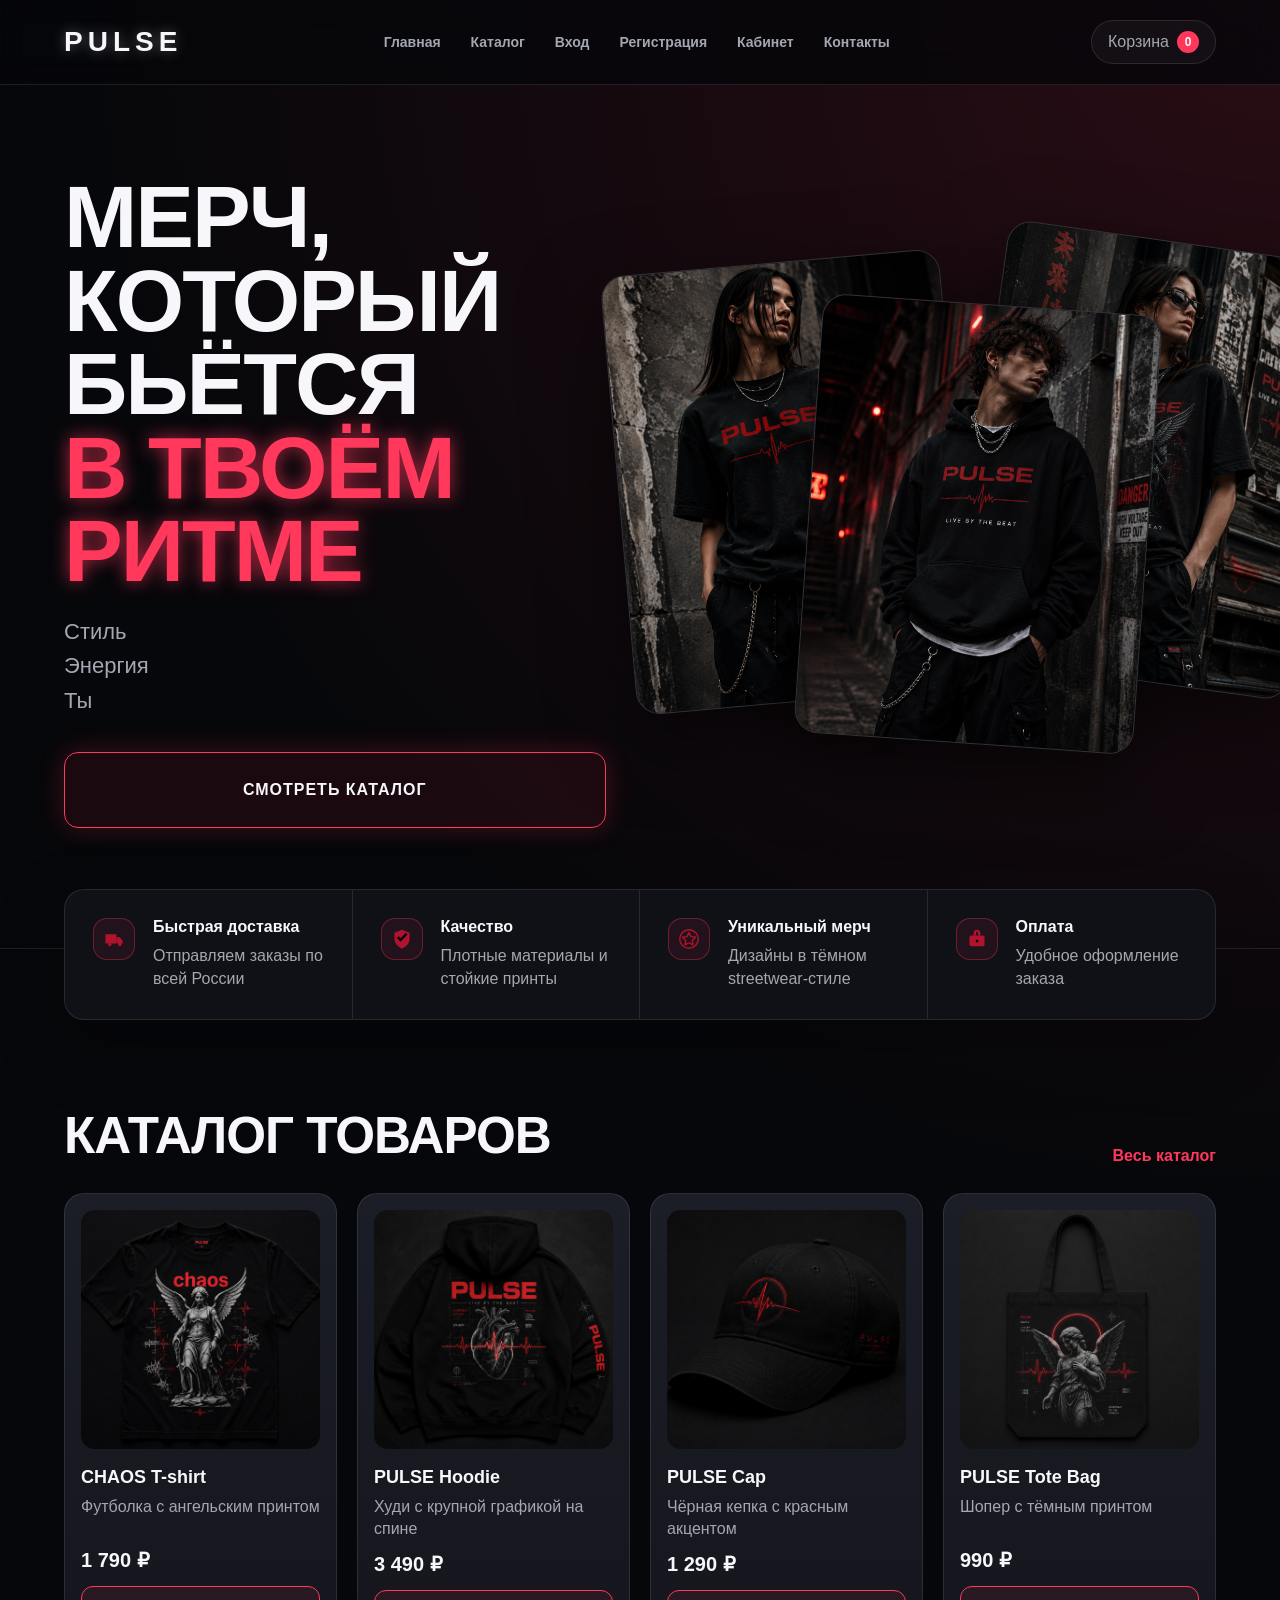
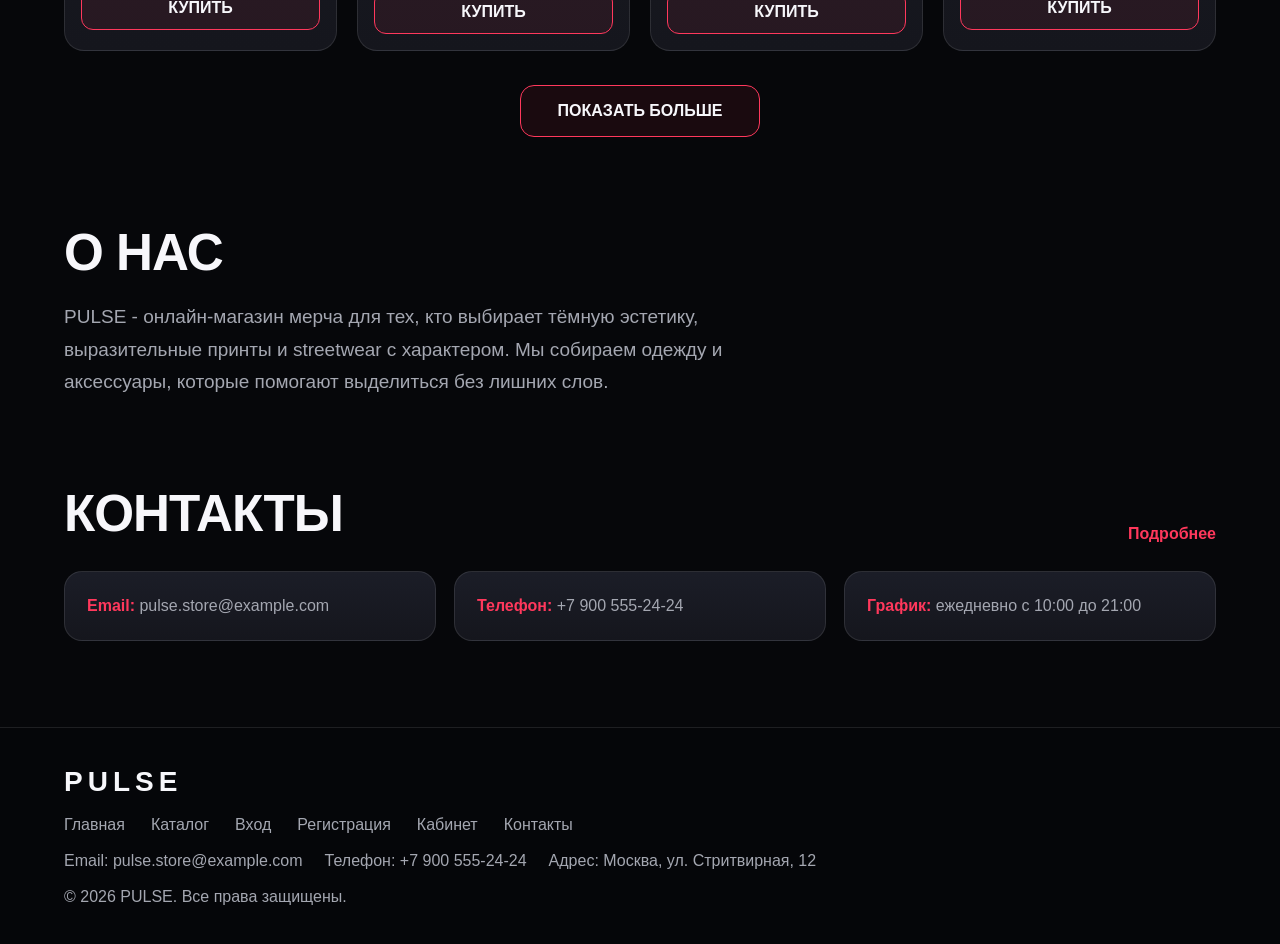
<file: index.html>
<!DOCTYPE html>
<html lang="ru">
<head>
    <meta charset="UTF-8">
    <meta name="viewport" content="width=device-width, initial-scale=1.0">
    <title>PULSE</title>
    <link rel="stylesheet" href="css/style.css">
</head>
<body>
    <header class="header">
        <a class="header__logo" href="index.html">PULSE</a>

        <button class="header__burger" type="button" aria-label="Открыть меню">☰</button>

        <nav class="header__nav nav">
            <a class="nav__link" href="index.html">Главная</a>
            <a class="nav__link" href="products.html">Каталог</a>
            <a class="nav__link" href="login.html">Вход</a>
            <a class="nav__link" href="registration.html">Регистрация</a>
            <a class="nav__link" href="account.html">Кабинет</a>
            <a class="nav__link" href="contacts.html">Контакты</a>
        </nav>

        <a class="header__cart" href="cart.html">Корзина <span class="header__cart-count" id="cartCount">0</span></a>
    </header>

    <main>
        <section class="hero">
            <div class="hero__content">
                <h1 class="hero__title">Мерч, который бьётся<br><span>в твоём ритме</span></h1>

                <div class="hero__words">
                    <span>Стиль</span>
                    <span>Энергия</span>
                    <span>Ты</span>
                </div>

                <a class="hero__button" href="products.html">Смотреть каталог</a>
            </div>

            <div class="hero__photos" aria-label="Фотографии коллекции">
                <img class="hero__photo hero__photo--one" src="img/hero-model-1.png" alt="Модель в худи PULSE">
                <img class="hero__photo hero__photo--two" src="img/hero-model-2.png" alt="Модель в футболке PULSE">
                <img class="hero__photo hero__photo--three" src="img/hero-model-3.png" alt="Модель в кепке PULSE">
            </div>
        </section>

        <section class="benefits">
            <article class="benefits__item">
                <img class="benefits__icon" src="img/icon-delivery.svg" alt="">
                <div>
                    <h3 class="benefits__title">Быстрая доставка</h3>
                    <p class="benefits__text">Отправляем заказы по всей России</p>
                </div>
            </article>
            <article class="benefits__item">
                <img class="benefits__icon" src="img/icon-quality.svg" alt="">
                <div>
                    <h3 class="benefits__title">Качество</h3>
                    <p class="benefits__text">Плотные материалы и стойкие принты</p>
                </div>
            </article>
            <article class="benefits__item">
                <img class="benefits__icon" src="img/icon-design.svg" alt="">
                <div>
                    <h3 class="benefits__title">Уникальный мерч</h3>
                    <p class="benefits__text">Дизайны в тёмном streetwear-стиле</p>
                </div>
            </article>
            <article class="benefits__item">
                <img class="benefits__icon" src="img/icon-payment.svg" alt="">
                <div>
                    <h3 class="benefits__title">Оплата</h3>
                    <p class="benefits__text">Удобное оформление заказа</p>
                </div>
            </article>
        </section>

        <section class="catalog section">
            <div class="section__top">
                <h2 class="section__title">Каталог товаров</h2>
                <a class="section__link" href="products.html">Весь каталог</a>
            </div>

            <div class="catalog__grid" id="homeProducts"></div>
            <button class="catalog__more" id="showMoreBtn" type="button">Показать больше</button>
        </section>

        <section class="about section">
            <h2 class="section__title">О нас</h2>
            <p class="about__text">PULSE - онлайн-магазин мерча для тех, кто выбирает тёмную эстетику, выразительные принты и streetwear с характером. Мы собираем одежду и аксессуары, которые помогают выделиться без лишних слов.</p>
        </section>

        <section class="contacts-preview section">
            <div class="section__top">
                <h2 class="section__title">Контакты</h2>
                <a class="section__link" href="contacts.html">Подробнее</a>
            </div>
            <div class="contacts-preview__grid">
                <p class="contacts-preview__item"><span>Email:</span> pulse.store@example.com</p>
                <p class="contacts-preview__item"><span>Телефон:</span> +7 900 555-24-24</p>
                <p class="contacts-preview__item"><span>График:</span> ежедневно с 10:00 до 21:00</p>
            </div>
        </section>
    </main>

    <footer class="footer">
        <div class="footer__logo">PULSE</div>
        <nav class="footer__nav">
            <a class="footer__link" href="index.html">Главная</a>
            <a class="footer__link" href="products.html">Каталог</a>
            <a class="footer__link" href="login.html">Вход</a>
            <a class="footer__link" href="registration.html">Регистрация</a>
            <a class="footer__link" href="account.html">Кабинет</a>
            <a class="footer__link" href="contacts.html">Контакты</a>
        </nav>
        <div class="footer__contacts">
            <p class="footer__contact">Email: pulse.store@example.com</p>
            <p class="footer__contact">Телефон: +7 900 555-24-24</p>
            <p class="footer__contact">Адрес: Москва, ул. Стритвирная, 12</p>
        </div>
        <p class="footer__copy">© 2026 PULSE. Все права защищены.</p>
    </footer>

    <script src="js/products.js"></script>
    <script src="js/main.js"></script>
</body>
</html>
</file>
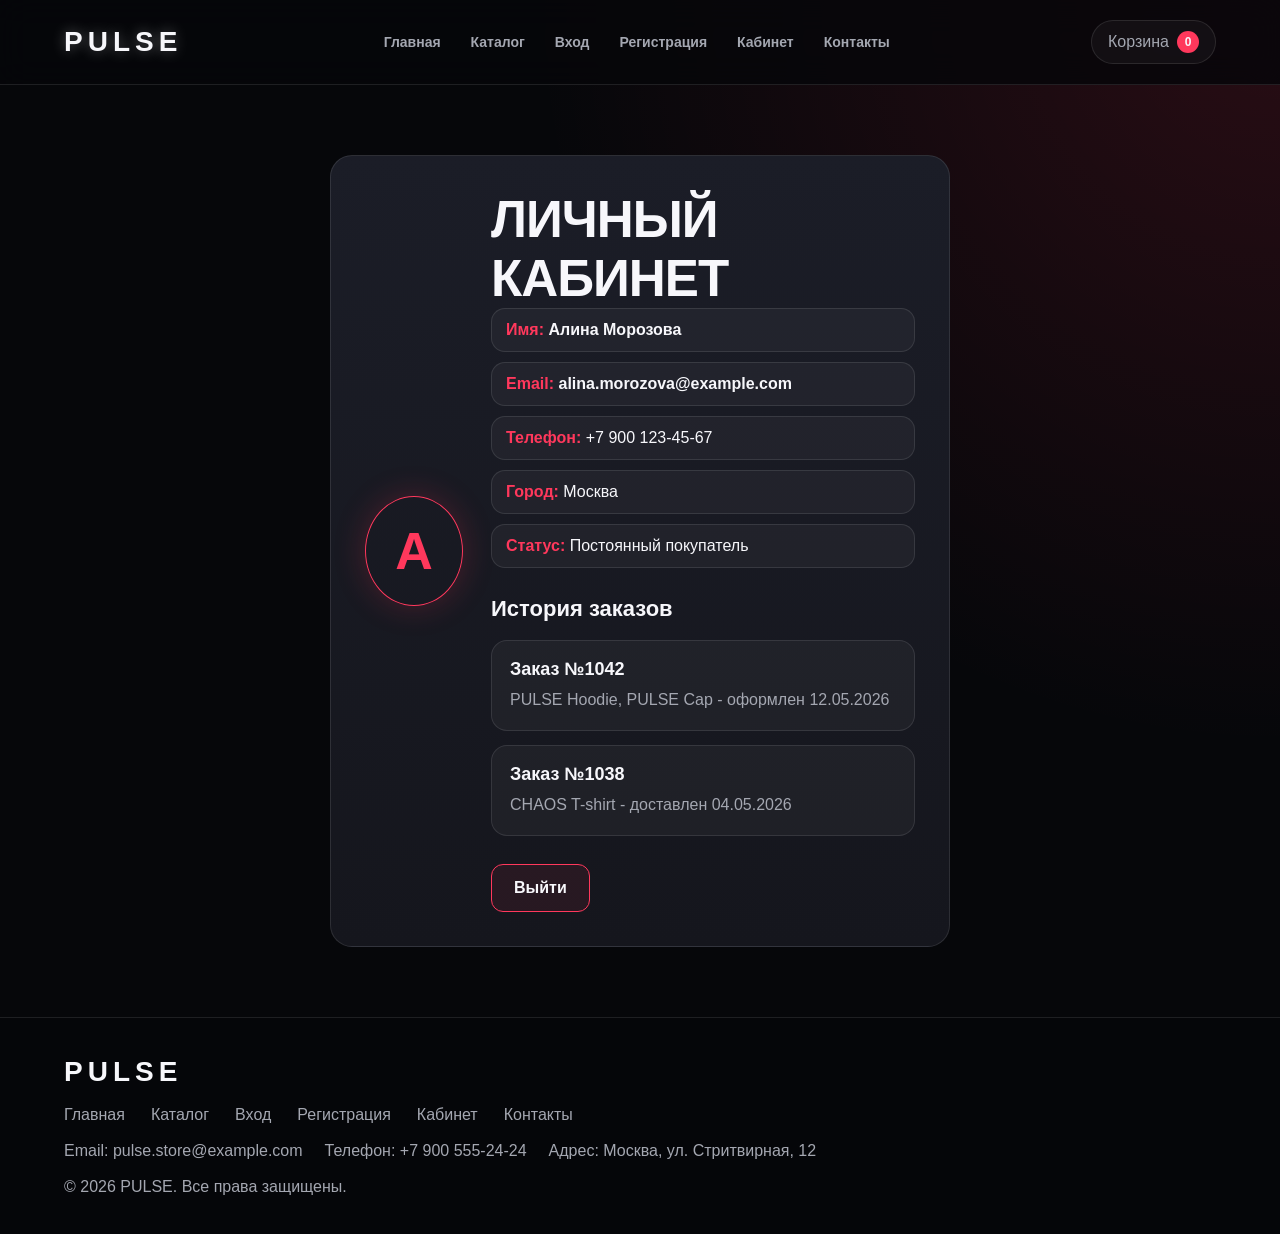
<file: account.html>
<!DOCTYPE html>
<html lang="ru">
<head>
    <meta charset="UTF-8">
    <meta name="viewport" content="width=device-width, initial-scale=1.0">
    <title>Кабинет - PULSE</title>
    <link rel="stylesheet" href="css/style.css">
</head>
<body>
    <header class="header">
        <a class="header__logo" href="index.html">PULSE</a>
        <button class="header__burger" type="button" aria-label="Открыть меню">☰</button>
        <nav class="header__nav nav">
            <a class="nav__link" href="index.html">Главная</a>
            <a class="nav__link" href="products.html">Каталог</a>
            <a class="nav__link" href="login.html">Вход</a>
            <a class="nav__link" href="registration.html">Регистрация</a>
            <a class="nav__link" href="account.html">Кабинет</a>
            <a class="nav__link" href="contacts.html">Контакты</a>
        </nav>

        <a class="header__cart" href="cart.html">Корзина <span class="header__cart-count" id="cartCount">0</span></a></header>

    <main class="page">
        <section class="account">
            <div class="account__avatar">A</div>
            <div class="account__info">
                <h1 class="page__title">Личный кабинет</h1>


                <div class="account__data">
                    <p><span>Имя:</span> <strong id="accountName">Алина Морозова</strong></p>
                    <p><span>Email:</span> <strong id="accountEmail">alina.morozova@example.com</strong></p>
                    <p><span>Телефон:</span> +7 900 123-45-67</p>
                    <p><span>Город:</span> Москва</p>
                    <p><span>Статус:</span> Постоянный покупатель</p>
                </div>

                <div class="account__orders">
                    <h2 class="account__heading">История заказов</h2>
                    <article class="account__order">
                        <h3 class="account__order-title">Заказ №1042</h3>
                        <p class="account__order-text">PULSE Hoodie, PULSE Cap - оформлен 12.05.2026</p>
                    </article>
                    <article class="account__order">
                        <h3 class="account__order-title">Заказ №1038</h3>
                        <p class="account__order-text">CHAOS T-shirt - доставлен 04.05.2026</p>
                    </article>
                </div>

                <button class="account__button" type="button">Выйти</button>
            </div>
        </section>
    </main>

    <footer class="footer">
        <div class="footer__logo">PULSE</div>
        <nav class="footer__nav">
            <a class="footer__link" href="index.html">Главная</a>
            <a class="footer__link" href="products.html">Каталог</a>
            <a class="footer__link" href="login.html">Вход</a>
            <a class="footer__link" href="registration.html">Регистрация</a>
            <a class="footer__link" href="account.html">Кабинет</a>
            <a class="footer__link" href="contacts.html">Контакты</a>
        </nav>
        <div class="footer__contacts">
            <p class="footer__contact">Email: pulse.store@example.com</p>
            <p class="footer__contact">Телефон: +7 900 555-24-24</p>
            <p class="footer__contact">Адрес: Москва, ул. Стритвирная, 12</p>
        </div>
        <p class="footer__copy">© 2026 PULSE. Все права защищены.</p>
    </footer>

    <script src="js/products.js"></script>
    <script src="js/main.js"></script>
</body>
</html>
</file>
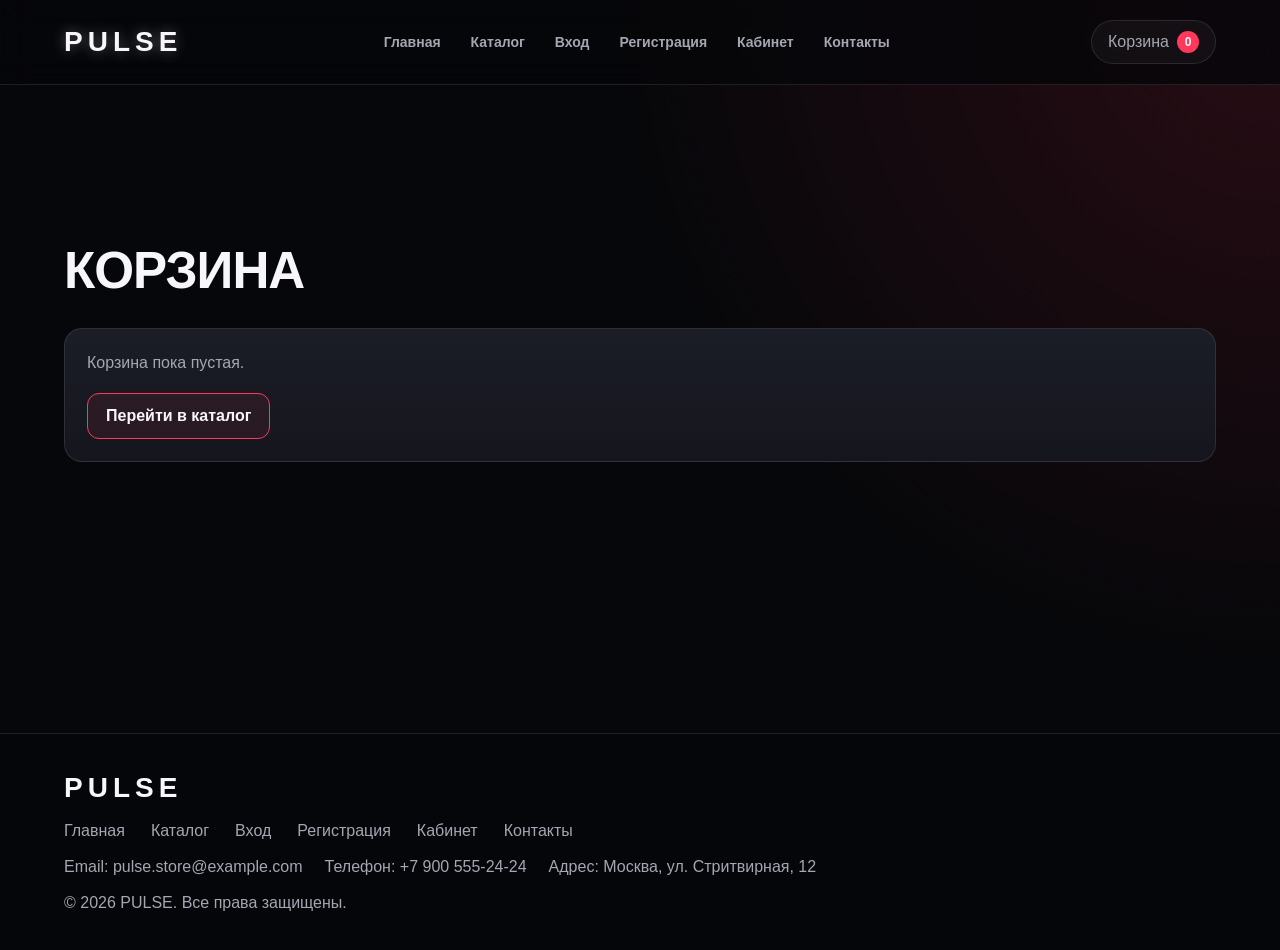
<file: cart.html>
<!DOCTYPE html>
<html lang="ru">
<head>
    <meta charset="UTF-8">
    <meta name="viewport" content="width=device-width, initial-scale=1.0">
    <title>Корзина - PULSE</title>
    <link rel="stylesheet" href="css/style.css">
</head>
<body>
    <header class="header">
        <a class="header__logo" href="index.html">PULSE</a>
        <button class="header__burger" type="button" aria-label="Открыть меню">☰</button>
        <nav class="header__nav nav">
            <a class="nav__link" href="index.html">Главная</a>
            <a class="nav__link" href="products.html">Каталог</a>
            <a class="nav__link" href="login.html">Вход</a>
            <a class="nav__link" href="registration.html">Регистрация</a>
            <a class="nav__link" href="account.html">Кабинет</a>
            <a class="nav__link" href="contacts.html">Контакты</a>
        </nav>

        <a class="header__cart" href="cart.html">Корзина <span class="header__cart-count" id="cartCount">0</span></a>
    </header>

    <main class="page">
        <section class="cart section">
            <h1 class="page__title">Корзина</h1>
            <div class="cart__content" id="cartContent"></div>
        </section>
    </main>

    <footer class="footer">
        <div class="footer__logo">PULSE</div>
        <nav class="footer__nav">
            <a class="footer__link" href="index.html">Главная</a>
            <a class="footer__link" href="products.html">Каталог</a>
            <a class="footer__link" href="login.html">Вход</a>
            <a class="footer__link" href="registration.html">Регистрация</a>
            <a class="footer__link" href="account.html">Кабинет</a>
            <a class="footer__link" href="contacts.html">Контакты</a>
        </nav>
        <div class="footer__contacts">
            <p class="footer__contact">Email: pulse.store@example.com</p>
            <p class="footer__contact">Телефон: +7 900 555-24-24</p>
            <p class="footer__contact">Адрес: Москва, ул. Стритвирная, 12</p>
        </div>
        <p class="footer__copy">© 2026 PULSE. Все права защищены.</p>
    </footer>

    <script src="js/products.js"></script>
    <script src="js/main.js"></script>
</body>
</html>
</file>
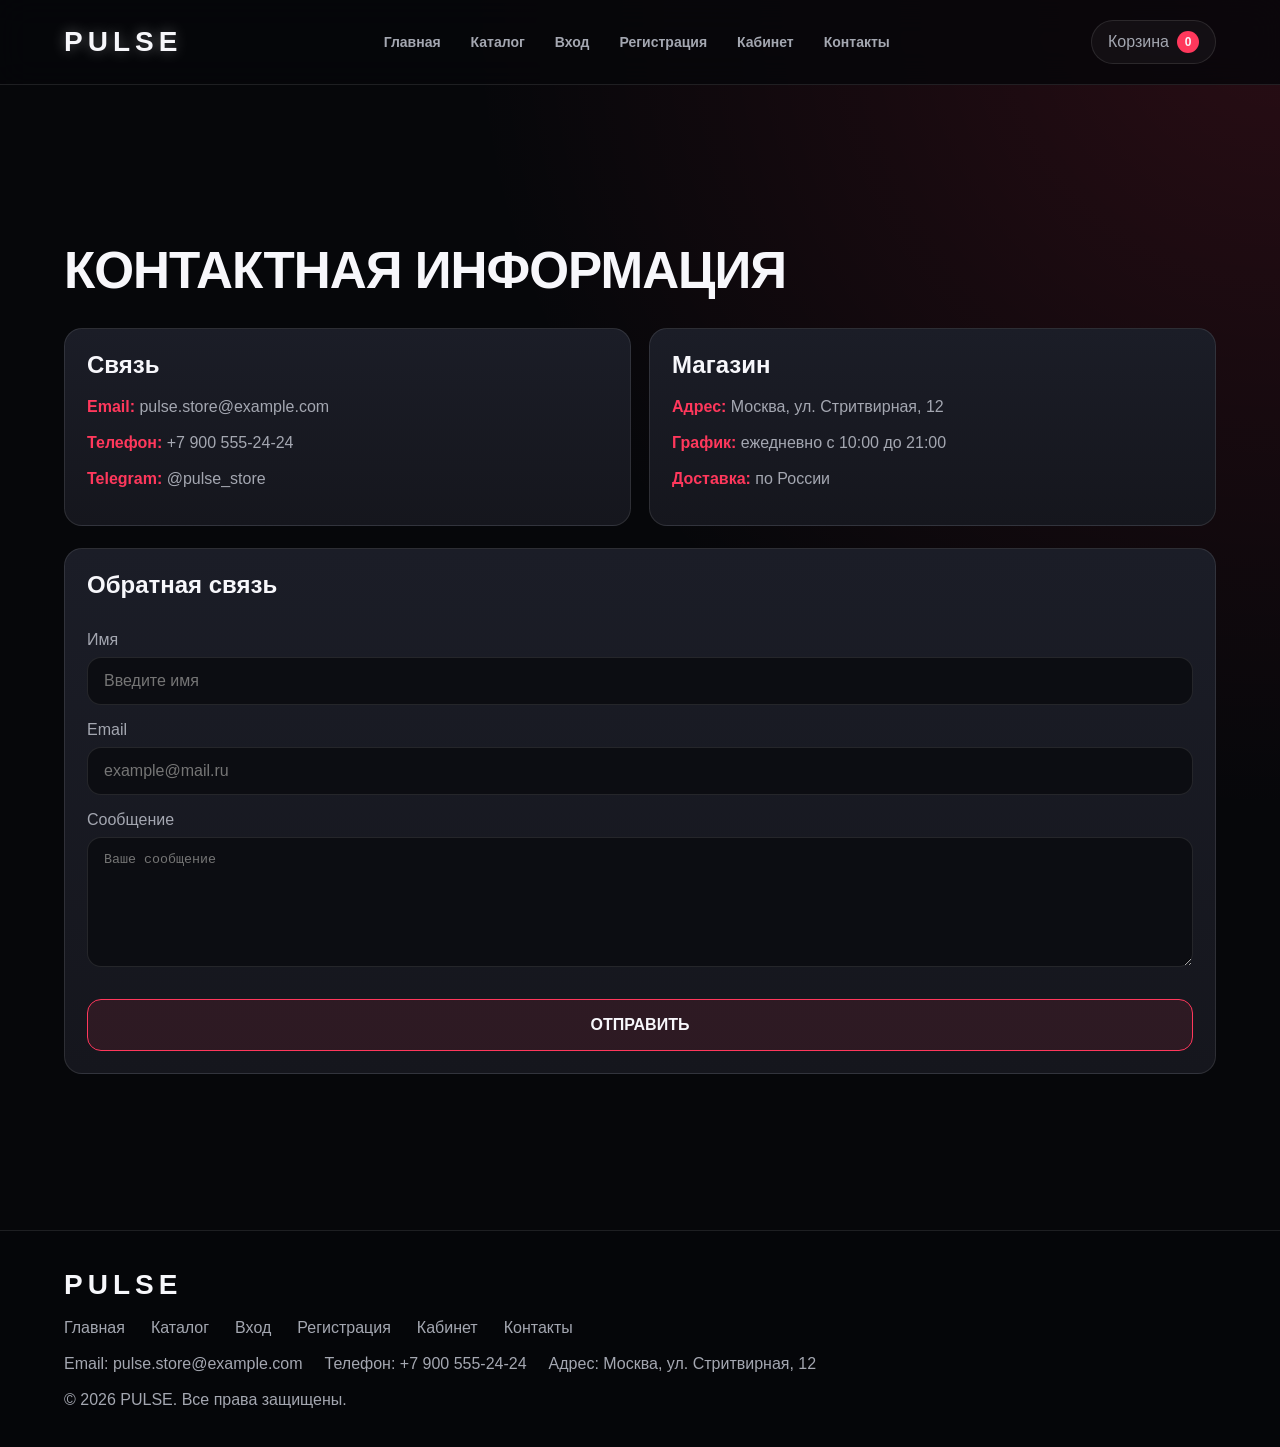
<file: contacts.html>
<!DOCTYPE html>
<html lang="ru">
<head>
    <meta charset="UTF-8">
    <meta name="viewport" content="width=device-width, initial-scale=1.0">
    <title>Контакты - PULSE</title>
    <link rel="stylesheet" href="css/style.css">
</head>
<body>
    <header class="header">
        <a class="header__logo" href="index.html">PULSE</a>
        <button class="header__burger" type="button" aria-label="Открыть меню">☰</button>
        <nav class="header__nav nav">
            <a class="nav__link" href="index.html">Главная</a>
            <a class="nav__link" href="products.html">Каталог</a>
            <a class="nav__link" href="login.html">Вход</a>
            <a class="nav__link" href="registration.html">Регистрация</a>
            <a class="nav__link" href="account.html">Кабинет</a>
            <a class="nav__link" href="contacts.html">Контакты</a>
        </nav>

        <a class="header__cart" href="cart.html">Корзина <span class="header__cart-count" id="cartCount">0</span></a>
    </header>

    <main class="page">
        <section class="contacts section">
            <h1 class="page__title">Контактная информация</h1>
            <div class="contacts__grid">
                <article class="contacts__card">
                    <h2 class="contacts__title">Связь</h2>
                    <p class="contacts__text"><span>Email:</span> pulse.store@example.com</p>
                    <p class="contacts__text"><span>Телефон:</span> +7 900 555-24-24</p>
                    <p class="contacts__text"><span>Telegram:</span> @pulse_store</p>
                </article>
                <article class="contacts__card">
                    <h2 class="contacts__title">Магазин</h2>
                    <p class="contacts__text"><span>Адрес:</span> Москва, ул. Стритвирная, 12</p>
                    <p class="contacts__text"><span>График:</span> ежедневно с 10:00 до 21:00</p>
                    <p class="contacts__text"><span>Доставка:</span> по России</p>
                </article>
            </div>
            <form class="form contacts__form" id="contactForm">
                <h2 class="contacts__title">Обратная связь</h2>
                <label class="form__label">Имя
                    <input class="form__input" type="text" name="name" placeholder="Введите имя">
                </label>
                <label class="form__label">Email
                    <input class="form__input" type="email" name="email" placeholder="example@mail.ru">
                </label>
                <label class="form__label">Сообщение
                    <textarea class="form__input form__input--textarea" name="message" placeholder="Ваше сообщение"></textarea>
                </label>
                <p class="form__message" id="contactMessage"></p>
                <button class="form__button" type="submit">Отправить</button>
            </form>
        </section>
    </main>

    <footer class="footer">
        <div class="footer__logo">PULSE</div>
        <nav class="footer__nav">
            <a class="footer__link" href="index.html">Главная</a>
            <a class="footer__link" href="products.html">Каталог</a>
            <a class="footer__link" href="login.html">Вход</a>
            <a class="footer__link" href="registration.html">Регистрация</a>
            <a class="footer__link" href="account.html">Кабинет</a>
            <a class="footer__link" href="contacts.html">Контакты</a>
        </nav>
        <div class="footer__contacts">
            <p class="footer__contact">Email: pulse.store@example.com</p>
            <p class="footer__contact">Телефон: +7 900 555-24-24</p>
            <p class="footer__contact">Адрес: Москва, ул. Стритвирная, 12</p>
        </div>
        <p class="footer__copy">© 2026 PULSE. Все права защищены.</p>
    </footer>

    <script src="js/products.js"></script>
    <script src="js/main.js"></script>
</body>
</html>
</file>
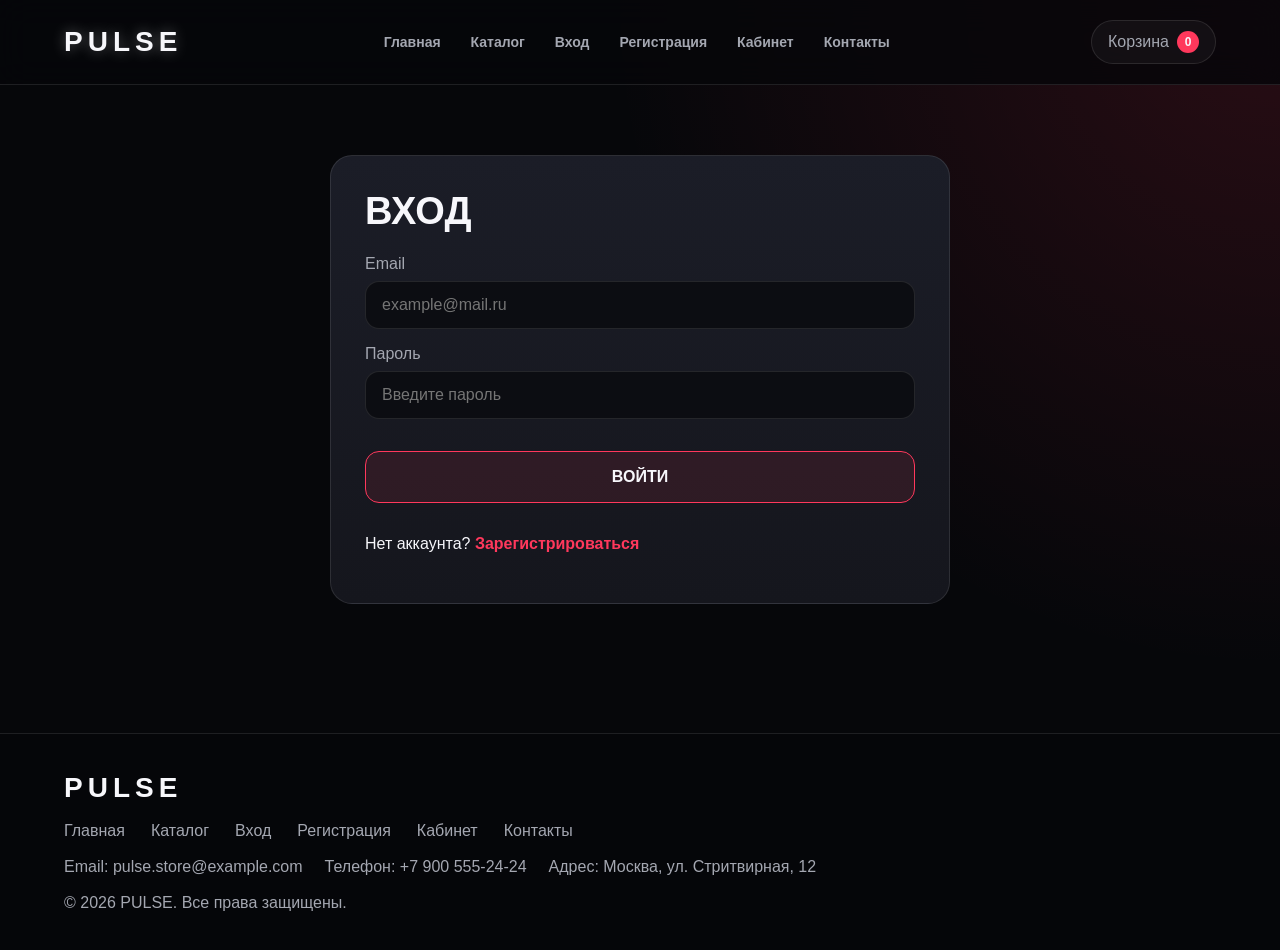
<file: login.html>
<!DOCTYPE html>
<html lang="ru">
<head>
    <meta charset="UTF-8">
    <meta name="viewport" content="width=device-width, initial-scale=1.0">
    <title>Вход - PULSE</title>
    <link rel="stylesheet" href="css/style.css">
</head>
<body>
    <header class="header">
        <a class="header__logo" href="index.html">PULSE</a>
        <button class="header__burger" type="button" aria-label="Открыть меню">☰</button>
        <nav class="header__nav nav">
            <a class="nav__link" href="index.html">Главная</a>
            <a class="nav__link" href="products.html">Каталог</a>
            <a class="nav__link" href="login.html">Вход</a>
            <a class="nav__link" href="registration.html">Регистрация</a>
            <a class="nav__link" href="account.html">Кабинет</a>
            <a class="nav__link" href="contacts.html">Контакты</a>
        </nav>

        <a class="header__cart" href="cart.html">Корзина <span class="header__cart-count" id="cartCount">0</span></a>
    </header>

    <main class="page">
        <section class="form-card">
            <h1 class="form-card__title">Вход</h1>
            <form class="form" id="loginForm">
                <label class="form__label">Email
                    <input class="form__input" type="email" name="email" placeholder="example@mail.ru">
                </label>
                <label class="form__label">Пароль
                    <input class="form__input" type="password" name="password" placeholder="Введите пароль">
                </label>
                <p class="form__message" id="loginMessage"></p>
                <button class="form__button" type="submit">Войти</button>
                <p class="form__hint">Нет аккаунта? <a class="form__link" href="registration.html">Зарегистрироваться</a></p>
            </form>
        </section>
    </main>

    <footer class="footer">
        <div class="footer__logo">PULSE</div>
        <nav class="footer__nav">
            <a class="footer__link" href="index.html">Главная</a>
            <a class="footer__link" href="products.html">Каталог</a>
            <a class="footer__link" href="login.html">Вход</a>
            <a class="footer__link" href="registration.html">Регистрация</a>
            <a class="footer__link" href="account.html">Кабинет</a>
            <a class="footer__link" href="contacts.html">Контакты</a>
        </nav>
        <div class="footer__contacts">
            <p class="footer__contact">Email: pulse.store@example.com</p>
            <p class="footer__contact">Телефон: +7 900 555-24-24</p>
            <p class="footer__contact">Адрес: Москва, ул. Стритвирная, 12</p>
        </div>
        <p class="footer__copy">© 2026 PULSE. Все права защищены.</p>
    </footer>

    <script src="js/products.js"></script>
    <script src="js/main.js"></script>
</body>
</html>
</file>
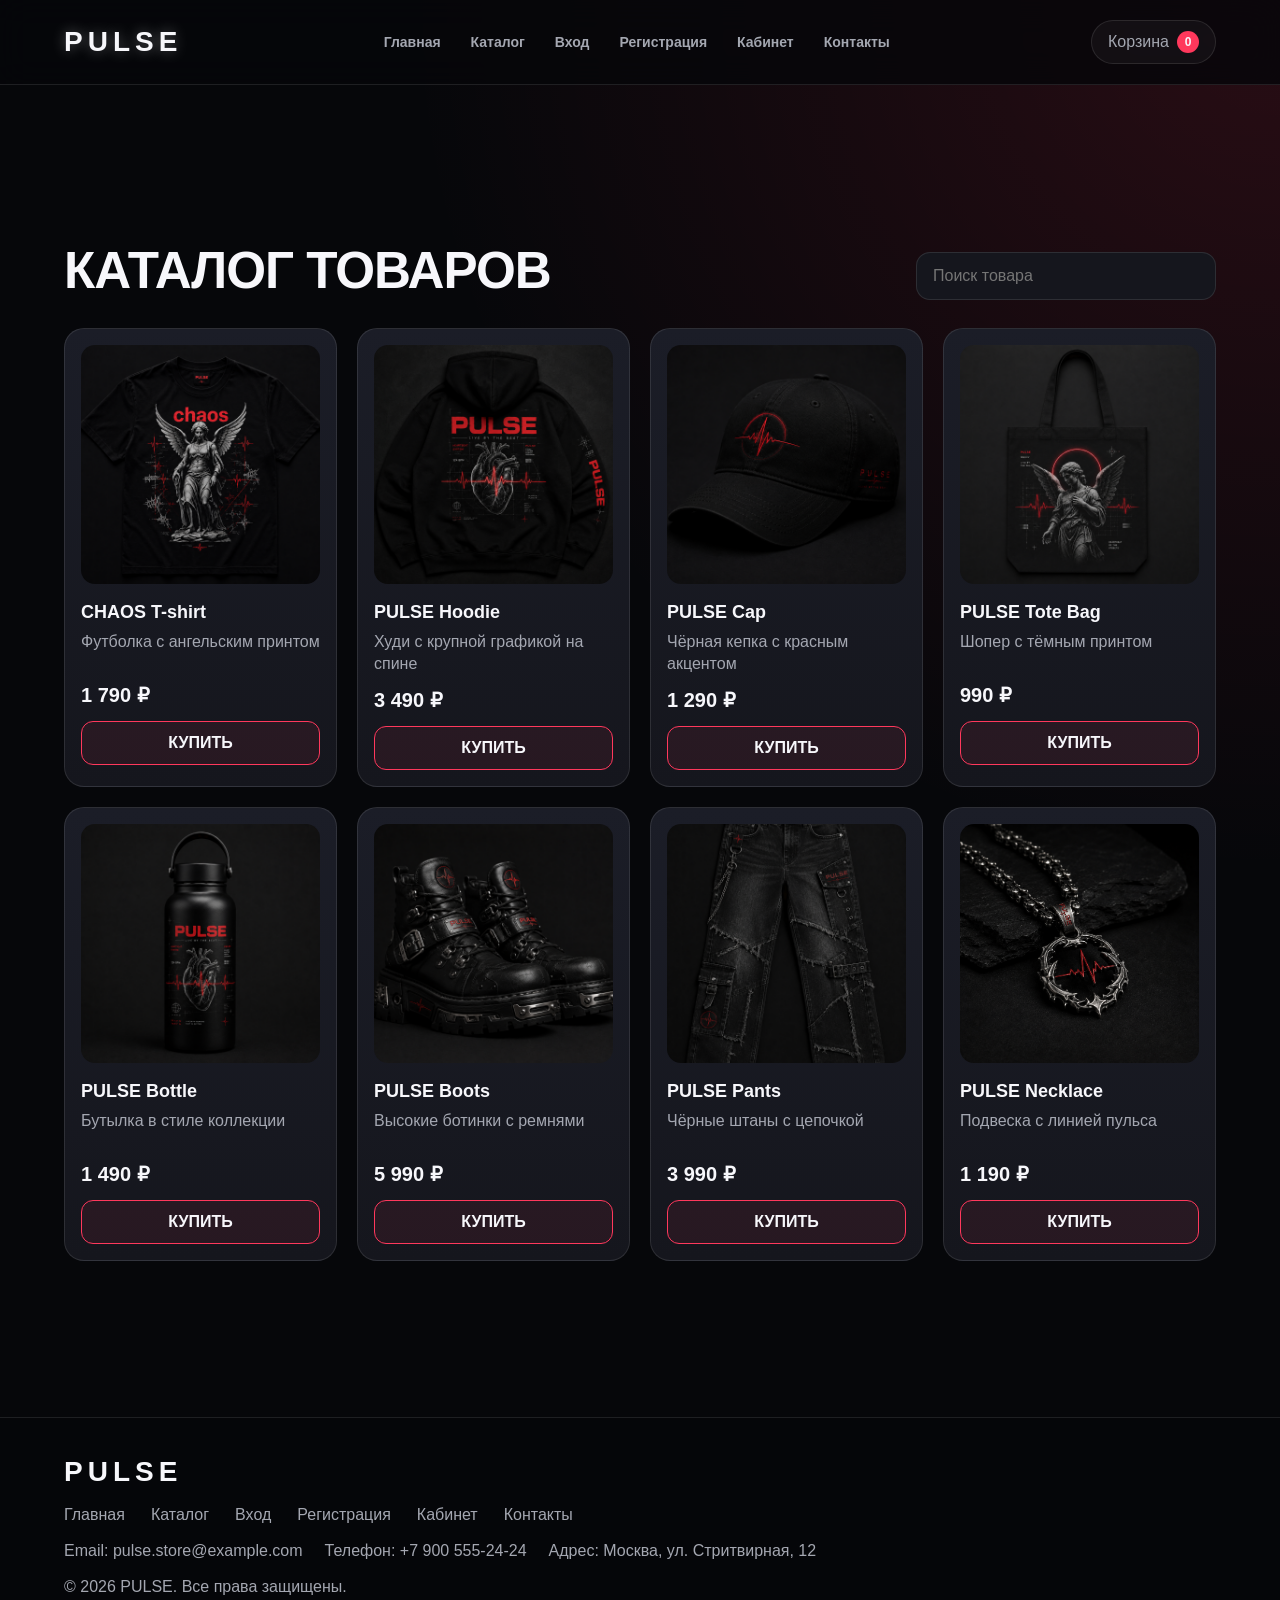
<file: products.html>
<!DOCTYPE html>
<html lang="ru">
<head>
    <meta charset="UTF-8">
    <meta name="viewport" content="width=device-width, initial-scale=1.0">
    <title>Каталог - PULSE</title>
    <link rel="stylesheet" href="css/style.css">
</head>
<body>
    <header class="header">
        <a class="header__logo" href="index.html">PULSE</a>
        <button class="header__burger" type="button" aria-label="Открыть меню">☰</button>
        <nav class="header__nav nav">
            <a class="nav__link" href="index.html">Главная</a>
            <a class="nav__link" href="products.html">Каталог</a>
            <a class="nav__link" href="login.html">Вход</a>
            <a class="nav__link" href="registration.html">Регистрация</a>
            <a class="nav__link" href="account.html">Кабинет</a>
            <a class="nav__link" href="contacts.html">Контакты</a>
        </nav>

        <a class="header__cart" href="cart.html">Корзина <span class="header__cart-count" id="cartCount">0</span></a>
    </header>

    <main class="page">
        <section class="section">
            <div class="section__top">
                <h1 class="page__title">Каталог товаров</h1>
                <input class="catalog__search" id="searchInput" type="search" placeholder="Поиск товара">
            </div>
            <div class="catalog__grid" id="allProducts"></div>
        </section>
    </main>

    <footer class="footer">
        <div class="footer__logo">PULSE</div>
        <nav class="footer__nav">
            <a class="footer__link" href="index.html">Главная</a>
            <a class="footer__link" href="products.html">Каталог</a>
            <a class="footer__link" href="login.html">Вход</a>
            <a class="footer__link" href="registration.html">Регистрация</a>
            <a class="footer__link" href="account.html">Кабинет</a>
            <a class="footer__link" href="contacts.html">Контакты</a>
        </nav>
        <div class="footer__contacts">
            <p class="footer__contact">Email: pulse.store@example.com</p>
            <p class="footer__contact">Телефон: +7 900 555-24-24</p>
            <p class="footer__contact">Адрес: Москва, ул. Стритвирная, 12</p>
        </div>
        <p class="footer__copy">© 2026 PULSE. Все права защищены.</p>
    </footer>

    <script src="js/products.js"></script>
    <script src="js/main.js"></script>
</body>
</html>
</file>
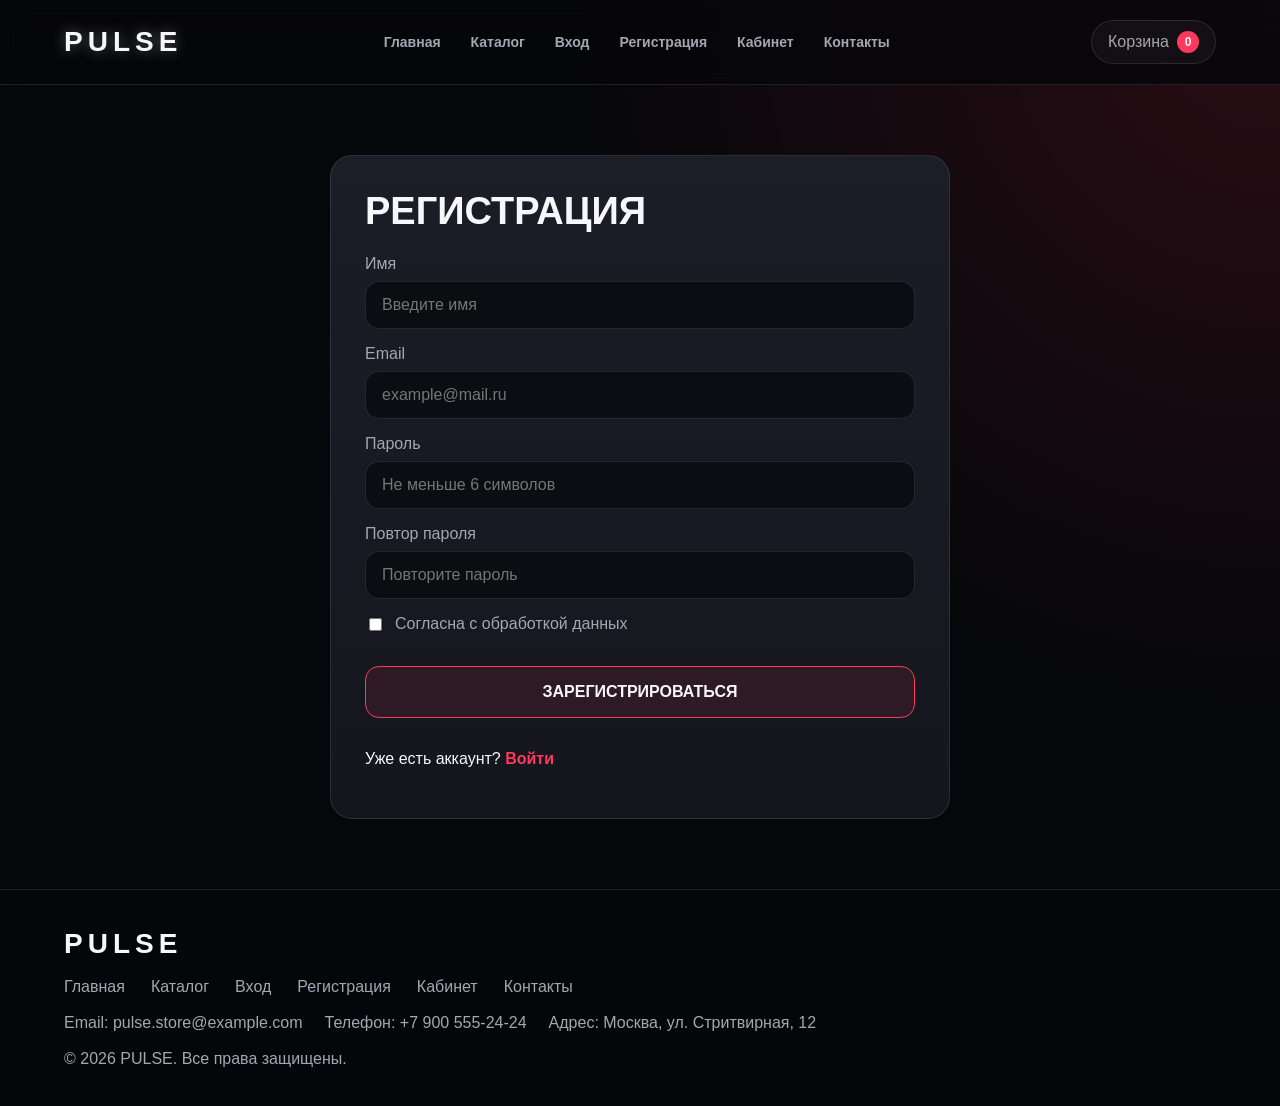
<file: registration.html>
<!DOCTYPE html>
<html lang="ru">
<head>
    <meta charset="UTF-8">
    <meta name="viewport" content="width=device-width, initial-scale=1.0">
    <title>Регистрация - PULSE</title>
    <link rel="stylesheet" href="css/style.css">
</head>
<body>
    <header class="header">
        <a class="header__logo" href="index.html">PULSE</a>
        <button class="header__burger" type="button" aria-label="Открыть меню">☰</button>
        <nav class="header__nav nav">
            <a class="nav__link" href="index.html">Главная</a>
            <a class="nav__link" href="products.html">Каталог</a>
            <a class="nav__link" href="login.html">Вход</a>
            <a class="nav__link" href="registration.html">Регистрация</a>
            <a class="nav__link" href="account.html">Кабинет</a>
            <a class="nav__link" href="contacts.html">Контакты</a>
        </nav>

        <a class="header__cart" href="cart.html">Корзина <span class="header__cart-count" id="cartCount">0</span></a></header>

    <main class="page">
        <section class="form-card">
            <h1 class="form-card__title">Регистрация</h1>
            <form class="form" id="registrationForm">
                <label class="form__label">Имя
                    <input class="form__input" type="text" name="name" placeholder="Введите имя">
                </label>
                <label class="form__label">Email
                    <input class="form__input" type="email" name="email" placeholder="example@mail.ru">
                </label>
                <label class="form__label">Пароль
                    <input class="form__input" type="password" name="password" placeholder="Не меньше 6 символов">
                </label>
                <label class="form__label">Повтор пароля
                    <input class="form__input" type="password" name="passwordRepeat" placeholder="Повторите пароль">
                </label>
                <label class="form__check">
                    <input type="checkbox" name="agree">
                    <span>Согласна с обработкой данных</span>
                </label>
                <p class="form__message" id="formMessage"></p>
                <button class="form__button" type="submit">Зарегистрироваться</button>
                <p class="form__hint">Уже есть аккаунт? <a class="form__link" href="login.html">Войти</a></p>
            </form>
        </section>
    </main>

    <footer class="footer">
        <div class="footer__logo">PULSE</div>
        <nav class="footer__nav">
            <a class="footer__link" href="index.html">Главная</a>
            <a class="footer__link" href="products.html">Каталог</a>
            <a class="footer__link" href="login.html">Вход</a>
            <a class="footer__link" href="registration.html">Регистрация</a>
            <a class="footer__link" href="account.html">Кабинет</a>
            <a class="footer__link" href="contacts.html">Контакты</a>
        </nav>
        <div class="footer__contacts">
            <p class="footer__contact">Email: pulse.store@example.com</p>
            <p class="footer__contact">Телефон: +7 900 555-24-24</p>
            <p class="footer__contact">Адрес: Москва, ул. Стритвирная, 12</p>
        </div>
        <p class="footer__copy">© 2026 PULSE. Все права защищены.</p>
    </footer>

    <script src="js/products.js"></script>
    <script src="js/main.js"></script>
</body>
</html>
</file>
<file: css/style.css>
:root {
    --bg: #06070a;
    --bg-soft: #101117;
    --card: #15161d;
    --card-light: #1b1d27;
    --red: #af132d;
    --red-light: #ff385c;
    --text: #f7f7fb;
    --muted: #a4a7b1;
    --line: rgba(255, 255, 255, 0.1);
    --shadow: 0 0 32px rgba(255, 49, 84, 0.22);
}

* {
    box-sizing: border-box;
}

html {
    scroll-behavior: smooth;
}

body {
    margin: 0;
    font-family: Arial, Helvetica, sans-serif;
    background: radial-gradient(circle at top right, rgba(255, 49, 84, 0.14), transparent 42%), var(--bg);
    color: var(--text);
}

img {
    max-width: 100%;
    display: block;
}

a {
    color: inherit;
    text-decoration: none;
}

button,
input {
    font: inherit;
}

.header {
    position: sticky;
    top: 0;
    z-index: 20;
    display: flex;
    align-items: center;
    justify-content: space-between;
    gap: 28px;
    padding: 20px 5vw;
    background: rgba(6, 7, 10, 0.84);
    backdrop-filter: blur(16px);
    border-bottom: 1px solid var(--line);
}

.header__logo {
    font-size: 28px;
    font-weight: 900;
    letter-spacing: 5px;
    text-shadow: 0 0 14px rgba(255, 255, 255, 0.35);
}

.header__burger {
    display: none;
    border: 1px solid var(--line);
    border-radius: 10px;
    background: rgba(255,255,255,0.04);
    color: var(--text);
    padding: 8px 12px;
}

.nav {
    display: flex;
    align-items: center;
    gap: 30px;
}

.nav__link {
    color: var(--muted);
    font-size: 14px;
    font-weight: 700;
    transition: 0.25s;
}

.nav__link:hover {
    color: var(--text);
}

.header__cart {
    border: 1px solid var(--line);
    border-radius: 999px;
    padding: 10px 16px;
    color: var(--muted);
    background: rgba(255,255,255,0.04);
}

.hero {
    min-height: 690px;
    display: grid;
    grid-template-columns: minmax(420px, 0.95fr) minmax(520px, 1.05fr);
    align-items: center;
    gap: 12px;
    padding: 90px 5vw 120px;
    overflow: hidden;
    border-bottom: 1px solid var(--line);
}

.hero__content {
    max-width: 720px;
}

.hero__subtitle {
    margin: 0 0 18px;
    color: var(--red-light);
    font-size: 13px;
    font-weight: 800;
    letter-spacing: 5px;
    text-transform: uppercase;
}

.hero__title {
    margin: 0 0 26px;
    font-size: clamp(44px, 7vw, 88px);
    line-height: 0.95;
    letter-spacing: -2px;
    text-transform: uppercase;
}

.hero__title span {
    color: var(--red-light);
    text-shadow: 0 0 18px rgba(255, 56, 92, 0.7);
    animation: neonBlink 12s infinite;
}

.hero__words {
    display: flex;
    flex-direction: column;
    gap: 8px;
    margin-bottom: 38px;
    color: var(--muted);
    font-size: 22px;
    line-height: 1.2;
}

.hero__button {
    min-width: 420px;
    min-height: 76px;
    display: flex;
    align-items: center;
    justify-content: center;
    margin: 0 auto;
    border: 1px solid var(--red-light);
    border-radius: 14px;
    background: rgba(255, 49, 84, 0.08);
    box-shadow: 0 0 26px rgba(255, 49, 84, 0.24);
    color: var(--text);
    font-weight: 900;
    text-transform: uppercase;
    letter-spacing: 1px;
    transition: 0.25s;
}

.hero__button:hover {
    transform: translateY(-3px);
    box-shadow: 0 0 36px rgba(255, 49, 84, 0.42);
}

.hero__photos {
    position: relative;
    height: 560px;
}

.hero__photo {
    position: absolute;
    width: 340px;
    height: 440px;
    object-fit: cover;
    border: 1px solid rgba(255,255,255,0.12);
    border-radius: 24px;
    box-shadow: 0 26px 80px rgba(0,0,0,0.55);
    background: var(--card);
    filter: saturate(0.95);
}

.hero__photo--one {
    top: 40px;
    left: 0;
    z-index: 2;
    transform: rotate(-5deg);
}

.hero__photo--two {
    top: 82px;
    left: 190px;
    z-index: 3;
    transform: rotate(4deg);
}

.hero__photo--three {
    top: 18px;
    left: 360px;
    z-index: 1;
    transform: rotate(8deg);
}

.benefits {
    width: min(1180px, 90vw);
    margin: -60px auto 0;
    position: relative;
    display: grid;
    grid-template-columns: repeat(4, 1fr);
    border: 1px solid var(--line);
    border-radius: 20px;
    background: rgba(17, 18, 25, 0.94);
    backdrop-filter: blur(14px);
    overflow: hidden;
    box-shadow: 0 24px 70px rgba(0, 0, 0, 0.3);
}

.benefits__item {
    display: flex;
    gap: 18px;
    padding: 28px;
    border-right: 1px solid var(--line);
}

.benefits__item:last-child {
    border-right: none;
}

.benefits__icon {
    width: 42px;
    height: 42px;
    padding: 9px;
    border: 1px solid rgba(255, 49, 84, 0.35);
    border-radius: 14px;
    background: rgba(255, 49, 84, 0.08);
}

.benefits__title {
    margin: 0 0 8px;
    font-size: 16px;
}

.benefits__text {
    margin: 0;
    color: var(--muted);
    line-height: 1.45;
}

.section {
    width: min(1180px, 90vw);
    margin: 86px auto;
}

.section__top {
    display: flex;
    align-items: end;
    justify-content: space-between;
    gap: 20px;
    margin-bottom: 28px;
}

.section__title,
.page__title {
    margin: 0;
    font-size: clamp(32px, 4vw, 54px);
    text-transform: uppercase;
    letter-spacing: -1px;
}

.section__link {
    color: var(--red-light);
    font-weight: 800;
}

.catalog__grid {
    display: grid;
    grid-template-columns: repeat(4, 1fr);
    gap: 20px;
}

.product-card {
    position: relative;
    padding: 16px;
    border: 1px solid var(--line);
    border-radius: 20px;
    background: linear-gradient(180deg, var(--card-light), var(--card));
    overflow: hidden;
    transition: 0.25s;
}

.product-card:hover {
    transform: translateY(-5px);
    box-shadow: var(--shadow);
}

.product-card__image {
    width: 100%;
    aspect-ratio: 1 / 1;
    object-fit: cover;
    border-radius: 14px;
    background: #0b0b0d;
}

.product-card__name {
    margin: 18px 0 8px;
    font-size: 18px;
}

.product-card__description {
    min-height: 40px;
    margin: 0 0 12px;
    color: var(--muted);
    line-height: 1.4;
}

.product-card__price {
    margin: 0 0 14px;
    font-size: 20px;
    font-weight: 900;
}

.product-card__button {
    width: 100%;
    min-height: 44px;
    border: 1px solid var(--red-light);
    border-radius: 12px;
    background: rgba(255, 49, 84, 0.08);
    color: var(--text);
    text-transform: uppercase;
    font-weight: 900;
    cursor: pointer;
}

.catalog__more {
    display: block;
    margin: 34px auto 0;
    min-width: 240px;
    min-height: 52px;
    border: 1px solid var(--red-light);
    border-radius: 14px;
    background: rgba(255, 49, 84, 0.08);
    color: var(--text);
    font-weight: 900;
    text-transform: uppercase;
    cursor: pointer;
}

.catalog__search {
    width: 300px;
    padding: 14px 16px;
    border: 1px solid var(--line);
    border-radius: 14px;
    background: var(--card);
    color: var(--text);
    outline: none;
}

.about__text {
    max-width: 760px;
    color: var(--muted);
    font-size: 19px;
    line-height: 1.7;
}

.footer {
    padding: 38px 5vw;
    border-top: 1px solid var(--line);
    background: #050609;
}

.footer__logo {
    margin-bottom: 18px;
    font-size: 28px;
    font-weight: 900;
    letter-spacing: 5px;
}

.footer__nav {
    display: flex;
    flex-wrap: wrap;
    gap: 18px 26px;
    margin-bottom: 18px;
}

.footer__nav a {
    color: var(--muted);
}

.footer__nav a:hover {
    color: var(--red-light);
}

.footer__copy {
    margin: 0;
    color: var(--muted);
}

.page {
    min-height: 72vh;
    padding: 70px 0;
}

.form-card,
.account {
    width: min(620px, 90vw);
    margin: 0 auto;
    padding: 34px;
    border: 1px solid var(--line);
    border-radius: 22px;
    background: linear-gradient(180deg, var(--card-light), var(--card));
}

.form-card__title {
    margin: 0 0 22px;
    font-size: 38px;
    text-transform: uppercase;
}

.form-card__hint {
    color: var(--muted);
}

.form {
    display: grid;
    gap: 16px;
}

.form__label {
    display: grid;
    gap: 8px;
    color: var(--muted);
}

.form__input {
    width: 100%;
    padding: 14px 16px;
    border: 1px solid var(--line);
    border-radius: 14px;
    background: #0c0d12;
    color: var(--text);
    outline: none;
}

.form__check {
    display: flex;
    gap: 10px;
    color: var(--muted);
}

.form__message {
    margin: 0;
    color: var(--red-light);
}

.form__button {
    min-height: 52px;
    border: 1px solid var(--red-light);
    border-radius: 14px;
    background: rgba(255, 49, 84, 0.1);
    color: var(--text);
    font-weight: 900;
    text-transform: uppercase;
    cursor: pointer;
}

.account {
    display: flex;
    align-items: center;
    gap: 28px;
}

.account__avatar {
    width: 110px;
    height: 110px;
    display: grid;
    place-items: center;
    border: 1px solid var(--red-light);
    border-radius: 50%;
    color: var(--red-light);
    font-size: 52px;
    font-weight: 900;
    box-shadow: var(--shadow);
}

.account__subtitle {
    margin: 0 0 18px;
    color: var(--muted);
}

.account__data {
    display: grid;
    gap: 10px;
}

.account__data p {
    margin: 0;
    padding: 12px 14px;
    border: 1px solid var(--line);
    border-radius: 14px;
    background: rgba(255, 255, 255, 0.04);
    color: var(--text);
}

.account__data span {
    color: var(--red-light);
    font-weight: 700;
}


.error-page {
    min-height: 100vh;
    display: grid;
    place-content: center;
    justify-items: center;
    padding: 30px;
    text-align: center;
}

.error-page__title {
    margin: 0;
    color: var(--red-light);
    font-size: 110px;
    text-shadow: 0 0 24px rgba(255, 56, 92, 0.6);
}

.error-page__text {
    color: var(--muted);
    font-size: 22px;
}

@keyframes neonBlink {
    0%, 100% {
        opacity: 1;
        text-shadow: 0 0 16px rgba(255, 56, 92, 0.75), 0 0 34px rgba(255, 56, 92, 0.45);
    }
    45% {
        opacity: 0.92;
        text-shadow: 0 0 10px rgba(255, 56, 92, 0.45);
    }
    50% {
        opacity: 0.55;
        text-shadow: none;
    }
    55% {
        opacity: 1;
        text-shadow: 0 0 20px rgba(255, 56, 92, 0.85);
    }
    72% {
        opacity: 0.78;
    }
}

@media (max-width: 1120px) {
    .hero {
        grid-template-columns: 1fr;
        padding-bottom: 90px;
    }

    .hero__photos {
        width: 720px;
        max-width: 100%;
        height: 470px;
        margin-top: 10px;
    }

    .hero__photo {
        width: 270px;
        height: 360px;
    }

    .hero__photo--three {
        left: 330px;
    }

    .benefits,
    .catalog__grid {
        grid-template-columns: repeat(2, 1fr);
    }

    .benefits__item:nth-child(2) {
        border-right: none;
    }

    .benefits__item:nth-child(1),
    .benefits__item:nth-child(2) {
        border-bottom: 1px solid var(--line);
    }
}

@media (max-width: 760px) {
    .header {
        flex-wrap: wrap;
        padding: 16px 20px;
    }

    .header__burger {
        display: block;
    }

    .header__nav {
        display: none;
        width: 100%;
        flex-direction: column;
        align-items: flex-start;
        gap: 16px;
    }

    .header__nav--open {
        display: flex;
    }

    .header__cart {
        display: none;
    }

    .hero {
        padding: 60px 20px 70px;
    }

    .hero__title {
        font-size: 42px;
        letter-spacing: -1px;
    }

    .hero__button {
        width: 100%;
        min-width: 0;
        min-height: 66px;
    }

    .hero__photos {
        height: 330px;
    }

    .hero__photo {
        width: 190px;
        height: 260px;
    }

    .hero__photo--one {
        left: 0;
    }

    .hero__photo--two {
        left: 120px;
        top: 56px;
    }

    .hero__photo--three {
        left: 230px;
    }

    .benefits {
        width: calc(100% - 28px);
        margin-top: -34px;
        grid-template-columns: 1fr;
    }

    .benefits__item {
        border-right: none;
        border-bottom: 1px solid var(--line);
    }

    .benefits__item:last-child {
        border-bottom: none;
    }

    .section {
        width: calc(100% - 28px);
        margin: 60px auto;
    }

    .section__top {
        display: grid;
        align-items: start;
    }

    .catalog__search {
        width: 100%;
    }

    .catalog__grid {
        grid-template-columns: 1fr;
    }

    .account {
        display: grid;
    }
}

@media (max-width: 430px) {
    .hero__photos {
        height: 330px;
    }

    .hero__photo {
        width: 185px;
        height: 255px;
    }

    .hero__photo--two {
        left: 86px;
    }

    .hero__photo--three {
        left: 170px;
    }
}

.footer__link {
    color: var(--muted);
    transition: 0.25s;
}

.footer__link:hover {
    color: var(--text);
}

.account__orders {
    margin-top: 28px;
    display: grid;
    gap: 14px;
}

.account__heading {
    margin: 0 0 4px;
    font-size: 22px;
}

.account__order {
    padding: 18px;
    border: 1px solid var(--line);
    border-radius: 16px;
    background: rgba(255, 255, 255, 0.04);
}

.account__order-title {
    margin: 0 0 8px;
    font-size: 18px;
}

.account__order-text {
    margin: 0;
    color: var(--muted);
    line-height: 1.5;
}

.account__button {
    margin-top: 28px;
    border: 1px solid var(--red-light);
    border-radius: 12px;
    padding: 14px 22px;
    background: rgba(255, 49, 84, 0.08);
    color: var(--text);
    font-weight: 800;
    cursor: pointer;
}

.error-page__button {
    min-width: 300px;
    min-height: 64px;
    display: flex;
    align-items: center;
    justify-content: center;
    border: 1px solid var(--red-light);
    border-radius: 14px;
    background: rgba(255, 49, 84, 0.08);
    box-shadow: 0 0 26px rgba(255, 49, 84, 0.24);
    color: var(--text);
    font-weight: 900;
    text-transform: uppercase;
    letter-spacing: 1px;
    transition: 0.25s;
}

.error-page__button:hover {
    transform: translateY(-3px);
    box-shadow: 0 0 36px rgba(255, 49, 84, 0.42);
}

/* Mobile polish */
@media (max-width: 760px) {
    body {
        overflow-x: hidden;
    }

    .header {
        position: sticky;
        display: grid;
        grid-template-columns: 1fr auto;
        gap: 14px;
        padding: 14px 18px;
    }

    .header__logo {
        font-size: 24px;
        letter-spacing: 4px;
    }

    .header__burger {
        justify-self: end;
        min-width: 44px;
        min-height: 40px;
        font-size: 18px;
    }

    .header__nav {
        grid-column: 1 / -1;
        width: 100%;
        padding: 14px;
        border: 1px solid var(--line);
        border-radius: 16px;
        background: rgba(16, 17, 23, 0.96);
    }

    .nav__link {
        width: 100%;
        padding: 11px 12px;
        border-radius: 10px;
        background: rgba(255, 255, 255, 0.03);
        font-size: 15px;
    }

    .hero {
        min-height: auto;
        padding: 42px 18px 52px;
        display: flex;
        flex-direction: column;
        gap: 34px;
        text-align: center;
    }

    .hero__content {
        max-width: 100%;
    }

    .hero__title {
        font-size: clamp(34px, 11vw, 46px);
        line-height: 1.03;
        margin-bottom: 20px;
    }

    .hero__words {
        flex-direction: row;
        flex-wrap: wrap;
        justify-content: center;
        gap: 10px;
        margin-bottom: 26px;
        font-size: 16px;
    }

    .hero__words span {
        padding: 8px 12px;
        border: 1px solid var(--line);
        border-radius: 999px;
        background: rgba(255, 255, 255, 0.04);
    }

    .hero__button {
        width: 100%;
        max-width: 330px;
        min-height: 58px;
        margin: 0 auto;
        font-size: 14px;
    }

    .hero__photos {
        width: min(100%, 360px);
        height: 330px;
        margin: 0 auto;
        overflow: visible;
    }

    .hero__photo {
        width: 170px;
        height: 238px;
        border-radius: 18px;
    }

    .hero__photo--one {
        top: 36px;
        left: 0;
        transform: rotate(-6deg);
    }

    .hero__photo--two {
        top: 14px;
        left: 92px;
        transform: rotate(4deg);
    }

    .hero__photo--three {
        top: 72px;
        left: 184px;
        transform: rotate(7deg);
    }

    .benefits {
        width: calc(100% - 32px);
        margin-top: 0;
        border-radius: 18px;
    }

    .benefits__item {
        padding: 22px 18px;
        align-items: flex-start;
    }

    .benefits__icon {
        flex: 0 0 40px;
    }

    .section {
        width: calc(100% - 32px);
        margin: 54px auto;
    }

    .section__top {
        gap: 14px;
        margin-bottom: 22px;
    }

    .section__title,
    .page__title {
        font-size: clamp(28px, 9vw, 38px);
        line-height: 1.05;
    }

    .catalog__grid {
        grid-template-columns: 1fr;
        gap: 18px;
    }

    .product-card {
        max-width: 380px;
        width: 100%;
        margin: 0 auto;
        padding: 14px;
    }

    .product-card__name {
        font-size: 17px;
    }

    .product-card__description {
        min-height: auto;
        font-size: 14px;
    }

    .product-card__button,
    .catalog__more,
    .form__button,
    .account__button,
    .error-page__button {
        min-height: 50px;
    }

    .about__text {
        font-size: 16px;
        line-height: 1.6;
    }

    .footer {
        padding: 30px 18px;
        text-align: center;
    }

    .footer__logo {
        font-size: 24px;
    }

    .footer__nav {
        justify-content: center;
        gap: 12px 18px;
    }

    .page {
        padding: 44px 0;
    }

    .form-card,
    .account {
        width: calc(100% - 32px);
        padding: 22px 18px;
        border-radius: 18px;
    }

    .form-card__title {
        font-size: 30px;
        line-height: 1.05;
    }

    .form__check {
        align-items: flex-start;
        line-height: 1.4;
    }

    .account {
        justify-items: center;
        text-align: center;
        gap: 20px;
    }

    .account__avatar {
        width: 92px;
        height: 92px;
        font-size: 42px;
    }

    .account__data,
    .account__orders {
        width: 100%;
        text-align: left;
    }

    .error-page__title {
        font-size: 86px;
    }

    .error-page__text {
        font-size: 18px;
    }
}

@media (max-width: 430px) {
    .hero {
        padding-top: 36px;
    }

    .hero__photos {
        width: 300px;
        height: 286px;
    }

    .hero__photo {
        width: 145px;
        height: 210px;
    }

    .hero__photo--one {
        top: 42px;
        left: 0;
    }

    .hero__photo--two {
        top: 10px;
        left: 78px;
    }

    .hero__photo--three {
        top: 66px;
        left: 154px;
    }

    .catalog__more,
    .error-page__button {
        width: 100%;
        min-width: 0;
    }

    .account__data p {
        padding: 11px 12px;
        font-size: 14px;
        overflow-wrap: anywhere;
    }
}

@media (max-width: 360px) {
    .hero__photos {
        width: 270px;
        height: 270px;
    }

    .hero__photo {
        width: 132px;
        height: 196px;
    }

    .hero__photo--two {
        left: 68px;
    }

    .hero__photo--three {
        left: 136px;
    }
}

/* Final mobile hero correction */
@media (max-width: 760px) {
    .hero {
        padding: 32px 16px 44px;
        gap: 26px;
    }

    .hero__subtitle {
        margin-bottom: 12px;
        font-size: 11px;
        letter-spacing: 3px;
    }

    .hero__title {
        max-width: 330px;
        margin: 0 auto 16px;
        font-size: clamp(28px, 9vw, 38px);
        line-height: 1.06;
        letter-spacing: -0.8px;
        overflow-wrap: anywhere;
    }

    .hero__words {
        max-width: 320px;
        margin: 0 auto 20px;
        gap: 8px;
        font-size: 14px;
    }

    .hero__words span {
        padding: 7px 10px;
    }

    .hero__button {
        width: auto;
        max-width: 280px;
        min-width: 0;
        min-height: 50px;
        padding: 0 22px;
        font-size: 12px;
        letter-spacing: 0.5px;
        white-space: normal;
        text-align: center;
    }
}

@media (max-width: 430px) {
    .hero {
        padding: 28px 14px 38px;
    }

    .hero__title {
        max-width: 285px;
        font-size: clamp(25px, 8.4vw, 32px);
        line-height: 1.08;
    }

    .hero__words {
        max-width: 280px;
        font-size: 13px;
    }

    .hero__button {
        max-width: 240px;
        min-height: 46px;
        padding: 0 16px;
        font-size: 11px;
    }
}


/* Auth, cart and contacts */
.header__cart {
    display: inline-flex;
    align-items: center;
    gap: 8px;
}

.header__cart-count {
    min-width: 22px;
    height: 22px;
    display: inline-grid;
    place-items: center;
    border-radius: 50%;
    background: var(--red-light);
    color: var(--text);
    font-size: 12px;
    font-weight: 900;
}

.form__link {
    color: var(--red-light);
    font-weight: 800;
}

.form__input--textarea {
    min-height: 130px;
    resize: vertical;
}

.contacts-preview__grid,
.contacts__grid {
    display: grid;
    grid-template-columns: repeat(3, 1fr);
    gap: 18px;
}

.contacts-preview__item,
.contacts__card,
.contacts__form,
.cart__empty,
.cart__summary {
    padding: 22px;
    border: 1px solid var(--line);
    border-radius: 18px;
    background: linear-gradient(180deg, var(--card-light), var(--card));
}

.contacts-preview__item {
    margin: 0;
    color: var(--muted);
    line-height: 1.5;
}

.contacts-preview__item span,
.contacts__text span {
    color: var(--red-light);
    font-weight: 800;
}

.contacts__grid {
    grid-template-columns: repeat(2, 1fr);
    margin-top: 28px;
}

.contacts__title {
    margin: 0 0 16px;
    font-size: 24px;
}

.contacts__text {
    margin: 0 0 12px;
    color: var(--muted);
    line-height: 1.5;
}

.contacts__form {
    margin-top: 22px;
}

.footer__contacts {
    display: flex;
    flex-wrap: wrap;
    gap: 10px 22px;
    margin-bottom: 18px;
    color: var(--muted);
}

.footer__contact {
    margin: 0;
}

.cart__content {
    margin-top: 28px;
}

.cart__list {
    display: grid;
    gap: 18px;
}

.cart__item {
    display: grid;
    grid-template-columns: 120px 1fr auto;
    align-items: center;
    gap: 18px;
    padding: 18px;
    border: 1px solid var(--line);
    border-radius: 18px;
    background: linear-gradient(180deg, var(--card-light), var(--card));
}

.cart__image {
    width: 120px;
    height: 120px;
    object-fit: cover;
    border-radius: 14px;
}

.cart__title {
    margin: 0 0 8px;
    font-size: 22px;
}

.cart__text,
.cart__price,
.cart__empty p {
    margin: 0;
    color: var(--muted);
    line-height: 1.5;
}

.cart__price {
    margin-top: 8px;
    color: var(--text);
    font-weight: 800;
}

.cart__remove,
.cart__button {
    min-height: 46px;
    border: 1px solid var(--red-light);
    border-radius: 12px;
    padding: 0 18px;
    background: rgba(255, 49, 84, 0.08);
    color: var(--text);
    font-weight: 800;
    cursor: pointer;
}

.cart__button {
    display: inline-flex;
    align-items: center;
    justify-content: center;
    margin-top: 18px;
}

.cart__summary {
    margin-top: 20px;
    display: flex;
    align-items: center;
    justify-content: space-between;
    gap: 18px;
}

.cart__total {
    margin: 0;
    font-size: 24px;
    font-weight: 900;
}

@media (max-width: 760px) {
    .contacts-preview__grid,
    .contacts__grid {
        grid-template-columns: 1fr;
    }

    .footer__contacts {
        justify-content: center;
    }

    .cart__item {
        grid-template-columns: 92px 1fr;
    }

    .cart__image {
        width: 92px;
        height: 92px;
    }

    .cart__remove {
        grid-column: 1 / -1;
        width: 100%;
    }

    .cart__summary {
        display: grid;
    }
}
</file>
